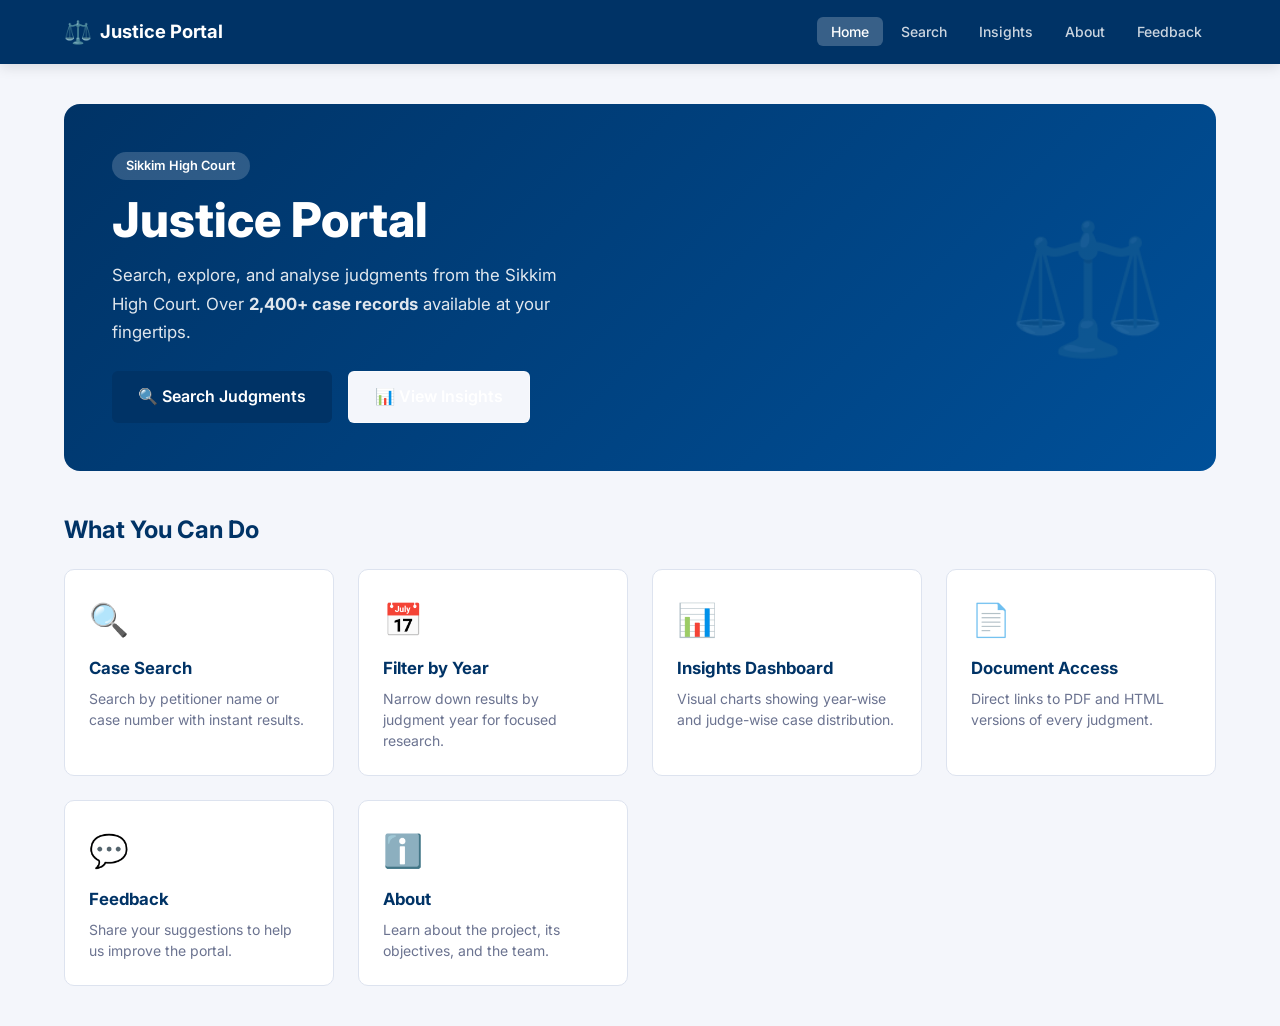
<file: frontend/index.html>
<!DOCTYPE html>
<html lang="en">
<head>
  <meta charset="UTF-8" />
  <meta name="viewport" content="width=device-width, initial-scale=1.0" />
  <title>Justice Portal — Sikkim High Court</title>
  <!-- Google Fonts -->
  <link rel="preconnect" href="https://fonts.googleapis.com" />
  <link href="https://fonts.googleapis.com/css2?family=Inter:wght@400;500;600;700;800&display=swap" rel="stylesheet" />
  <!-- Our global CSS -->
  <link rel="stylesheet" href="css/style.css" />
</head>
<body>

  <!-- ══════════════ NAVBAR ══════════════ -->
  <nav class="navbar">
    <div class="navbar-inner">
      <a href="index.html" class="navbar-brand">
        <span class="brand-icon">⚖️</span>
        <span>Justice Portal</span>
      </a>

      <!-- Desktop nav links -->
      <ul class="navbar-links">
        <li><a href="index.html"    class="nav-link">Home</a></li>
        <li><a href="search.html"   class="nav-link">Search</a></li>
        <li><a href="insights.html" class="nav-link">Insights</a></li>
        <li><a href="about.html"    class="nav-link">About</a></li>
        <li><a href="feedback.html" class="nav-link">Feedback</a></li>
      </ul>

      <!-- Hamburger (mobile only) -->
      <button id="hamburger" class="hamburger-btn" aria-label="Open menu">☰</button>
    </div>

    <!-- Mobile dropdown -->
    <ul id="mobileMenu" class="mobile-menu">
      <li><a href="index.html">Home</a></li>
      <li><a href="search.html">Search</a></li>
      <li><a href="insights.html">Insights</a></li>
      <li><a href="about.html">About</a></li>
      <li><a href="feedback.html">Feedback</a></li>
    </ul>
  </nav>

  <!-- ══════════════ MAIN CONTENT ══════════════ -->
  <main class="main-content">

    <!-- Hero Section -->
    <section class="hero">
      <div>
        <span class="hero-badge">Sikkim High Court</span>
        <h1 class="hero-title">Justice Portal</h1>
        <p class="hero-subtitle">
          Search, explore, and analyse judgments from the Sikkim High Court.
          Over <strong>2,400+ case records</strong> available at your fingertips.
        </p>
        <div class="hero-actions">
          <a href="search.html"   class="btn btn-primary btn-lg">🔍 Search Judgments</a>
          <a href="insights.html" class="btn btn-secondary btn-lg" style="color:#fff; border-color:rgba(255,255,255,0.4);">📊 View Insights</a>
        </div>
      </div>
      <div class="hero-visual">⚖️</div>
    </section>

    <!-- Features Grid -->
    <h2 class="section-heading">What You Can Do</h2>
    <div class="features-grid">

      <a href="search.html" class="feature-card">
        <div class="feature-icon">🔍</div>
        <h3 class="feature-title">Case Search</h3>
        <p class="feature-desc">Search by petitioner name or case number with instant results.</p>
      </a>

      <a href="search.html" class="feature-card">
        <div class="feature-icon">📅</div>
        <h3 class="feature-title">Filter by Year</h3>
        <p class="feature-desc">Narrow down results by judgment year for focused research.</p>
      </a>

      <a href="insights.html" class="feature-card">
        <div class="feature-icon">📊</div>
        <h3 class="feature-title">Insights Dashboard</h3>
        <p class="feature-desc">Visual charts showing year-wise and judge-wise case distribution.</p>
      </a>

      <a href="search.html" class="feature-card">
        <div class="feature-icon">📄</div>
        <h3 class="feature-title">Document Access</h3>
        <p class="feature-desc">Direct links to PDF and HTML versions of every judgment.</p>
      </a>

      <a href="feedback.html" class="feature-card">
        <div class="feature-icon">💬</div>
        <h3 class="feature-title">Feedback</h3>
        <p class="feature-desc">Share your suggestions to help us improve the portal.</p>
      </a>

      <a href="about.html" class="feature-card">
        <div class="feature-icon">ℹ️</div>
        <h3 class="feature-title">About</h3>
        <p class="feature-desc">Learn about the project, its objectives, and the team.</p>
      </a>

    </div>
  </main>

  <!-- Toast notification element -->
  <div id="toast"></div>

  <!-- Shared JS -->
  <script src="js/navbar.js"></script>
  <script src="js/toast.js"></script>

</body>
</html>
</file>
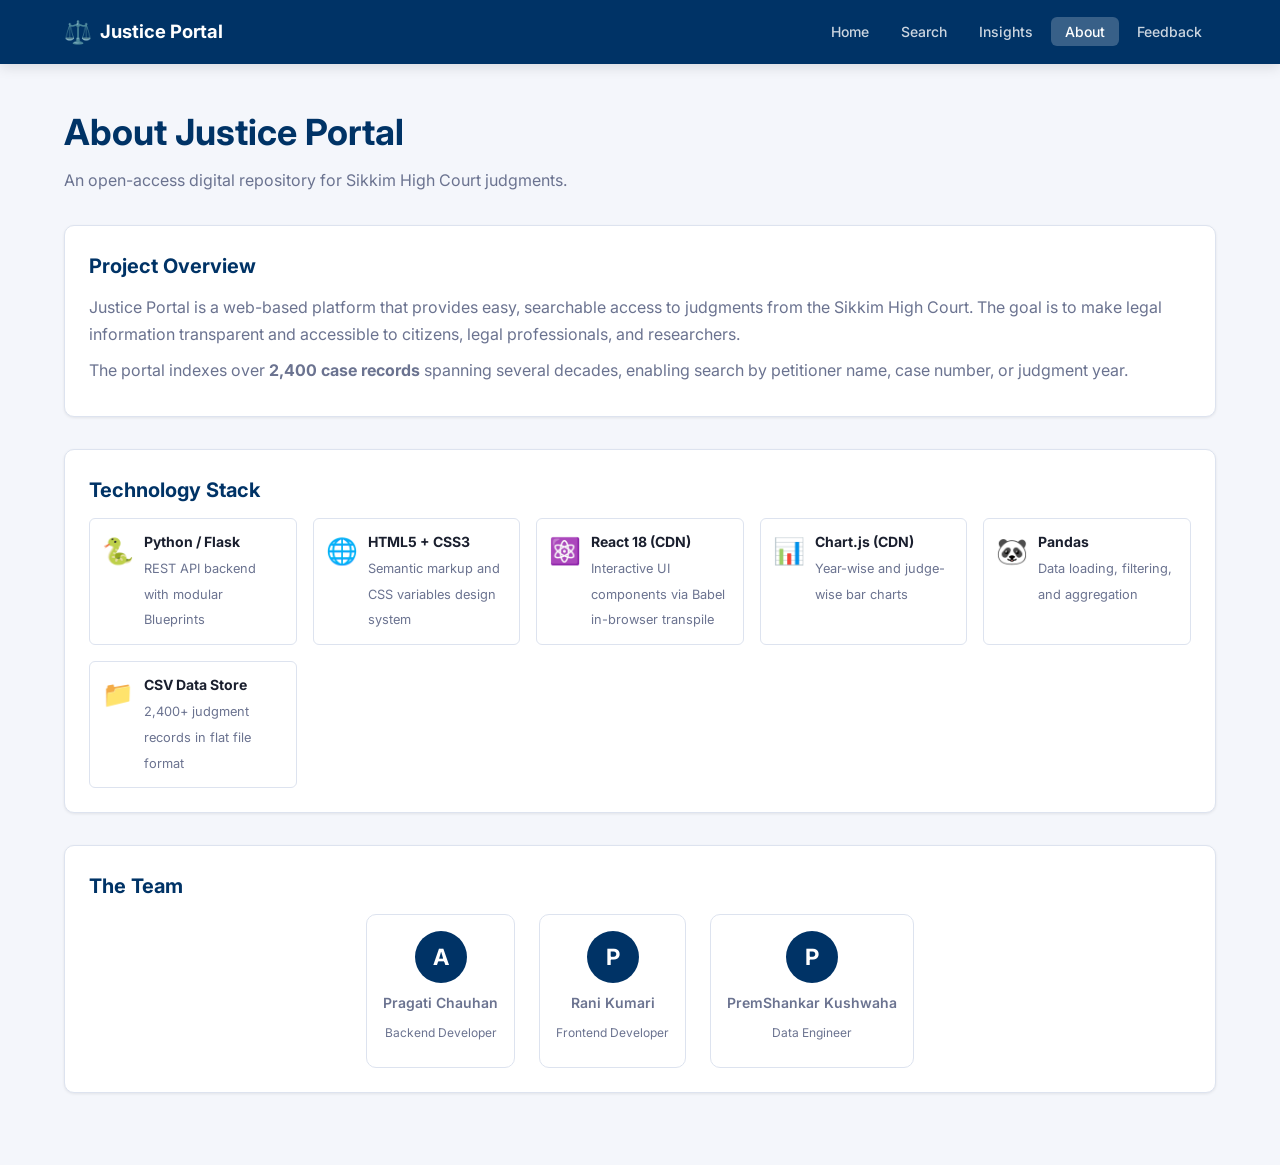
<file: frontend/about.html>
<!DOCTYPE html>
<html lang="en">
<head>
  <meta charset="UTF-8" />
  <meta name="viewport" content="width=device-width, initial-scale=1.0" />
  <title>About — Justice Portal</title>
  <link rel="preconnect" href="https://fonts.googleapis.com" />
  <link href="https://fonts.googleapis.com/css2?family=Inter:wght@400;500;600;700;800&display=swap" rel="stylesheet" />
  <link rel="stylesheet" href="css/style.css" />
</head>
<body>

  <!-- ══════════════ NAVBAR ══════════════ -->
  <nav class="navbar">
    <div class="navbar-inner">
      <a href="index.html" class="navbar-brand">
        <span class="brand-icon">⚖️</span>
        <span>Justice Portal</span>
      </a>
      <ul class="navbar-links">
        <li><a href="index.html"    class="nav-link">Home</a></li>
        <li><a href="search.html"   class="nav-link">Search</a></li>
        <li><a href="insights.html" class="nav-link">Insights</a></li>
        <li><a href="about.html"    class="nav-link">About</a></li>
        <li><a href="feedback.html" class="nav-link">Feedback</a></li>
      </ul>
      <button id="hamburger" class="hamburger-btn">☰</button>
    </div>
    <ul id="mobileMenu" class="mobile-menu">
      <li><a href="index.html">Home</a></li>
      <li><a href="search.html">Search</a></li>
      <li><a href="insights.html">Insights</a></li>
      <li><a href="about.html">About</a></li>
      <li><a href="feedback.html">Feedback</a></li>
    </ul>
  </nav>

  <!-- ══════════════ MAIN CONTENT ══════════════ -->
  <main class="main-content">

    <h1 class="page-title">About Justice Portal</h1>
    <p class="page-subtitle">An open-access digital repository for Sikkim High Court judgments.</p>

    <!-- Project Overview -->
    <div class="card about-section">
      <h2>Project Overview</h2>
      <p>
        Justice Portal is a web-based platform that provides easy, searchable access to
        judgments from the Sikkim High Court. The goal is to make legal information
        transparent and accessible to citizens, legal professionals, and researchers.
      </p>
      <p>
        The portal indexes over <strong>2,400 case records</strong> spanning several
        decades, enabling search by petitioner name, case number, or judgment year.
      </p>
    </div>

    <!-- Tech Stack -->
    <div class="card about-section">
      <h2>Technology Stack</h2>
      <div class="tech-grid">

        <div class="tech-item">
          <div class="tech-item-icon">🐍</div>
          <div>
            <strong>Python / Flask</strong>
            <span>REST API backend with modular Blueprints</span>
          </div>
        </div>

        <div class="tech-item">
          <div class="tech-item-icon">🌐</div>
          <div>
            <strong>HTML5 + CSS3</strong>
            <span>Semantic markup and CSS variables design system</span>
          </div>
        </div>

        <div class="tech-item">
          <div class="tech-item-icon">⚛️</div>
          <div>
            <strong>React 18 (CDN)</strong>
            <span>Interactive UI components via Babel in-browser transpile</span>
          </div>
        </div>

        <div class="tech-item">
          <div class="tech-item-icon">📊</div>
          <div>
            <strong>Chart.js (CDN)</strong>
            <span>Year-wise and judge-wise bar charts</span>
          </div>
        </div>

        <div class="tech-item">
          <div class="tech-item-icon">🐼</div>
          <div>
            <strong>Pandas</strong>
            <span>Data loading, filtering, and aggregation</span>
          </div>
        </div>

        <div class="tech-item">
          <div class="tech-item-icon">📁</div>
          <div>
            <strong>CSV Data Store</strong>
            <span>2,400+ judgment records in flat file format</span>
          </div>
        </div>

      </div>
    </div>

    <!-- Team -->
    <div class="card about-section">
      <h2>The Team</h2>
      <div class="team-grid">

        <div class="team-card">
          <div class="team-avatar">A</div>
          <p class="team-name">Pragati Chauhan</p>
          <p class="team-role">Backend Developer</p>
        </div>

        <div class="team-card">
          <div class="team-avatar">P</div>
          <p class="team-name">Rani Kumari</p>
          <p class="team-role">Frontend Developer</p>
        </div>

        <div class="team-card">
          <div class="team-avatar">P</div>
          <p class="team-name">PremShankar Kushwaha</p>
          <p class="team-role">Data Engineer</p>
        </div>


      </div>
    </div>

  </main>

  <div id="toast"></div>

  <!-- Shared JS (navbar only — no React needed on this page) -->
  <script src="js/navbar.js"></script>
  <script src="js/toast.js"></script>

</body>
</html>
</file>
<file: frontend/css/style.css>
/* ============================================================
   style.css — CSS Variables, Reset, Base Styles
   Justice Portal | Sikkim High Court
   ============================================================ */

:root {
  --primary:        #003366;
  --primary-light:  #004a99;
  --accent:         #e8a020;
  --bg:             #f4f6fb;
  --surface:        #ffffff;
  --border:         #dde3ef;
  --text:           #1a1f2e;
  --text-muted:     #6b7390;
  --success-bg:     #e6f9f0;
  --success-text:   #0f6b3b;
  --success-border: #a3e4c1;
  --error-bg:       #fdecea;
  --error-text:     #7a1c1c;
  --error-border:   #f5a9a9;
  --info-bg:        #e8f1fb;
  --info-text:      #1b4f7a;
  --info-border:    #a3c4e8;

  --font:        'Inter', sans-serif;
  --radius-sm:   6px;
  --radius-md:   10px;
  --radius-lg:   16px;
  --shadow-sm:   0 1px 3px rgba(0,0,0,0.08);
  --shadow-md:   0 4px 12px rgba(0,0,0,0.10);
  --shadow-lg:   0 8px 24px rgba(0,0,0,0.12);
  --transition:  0.2s ease;
}

/* ── Reset ───────────────────────────────────────────────── */
*, *::before, *::after { box-sizing: border-box; margin: 0; padding: 0; }
html { scroll-behavior: smooth; }
body {
  font-family: var(--font);
  background: var(--bg);
  color: var(--text);
  font-size: 1rem;
  line-height: 1.6;
  -webkit-font-smoothing: antialiased;
}

/* ── Navbar ──────────────────────────────────────────────── */
.navbar {
  background: var(--primary);
  position: sticky; top: 0; z-index: 100;
  box-shadow: var(--shadow-md);
}
.navbar-inner {
  max-width: 1200px; margin: 0 auto;
  padding: 0 24px; height: 64px;
  display: flex; align-items: center; justify-content: space-between;
}
.navbar-brand {
  display: flex; align-items: center; gap: 8px;
  text-decoration: none; color: #fff;
  font-size: 1.15rem; font-weight: 700;
}
.brand-icon { font-size: 1.4rem; }
.navbar-links { list-style: none; display: flex; gap: 4px; }
.nav-link {
  color: rgba(255,255,255,0.80); text-decoration: none;
  padding: 6px 14px; border-radius: var(--radius-sm);
  font-size: 0.875rem; font-weight: 500;
  transition: background var(--transition), color var(--transition);
}
.nav-link:hover   { background: rgba(255,255,255,0.12); color: #fff; }
.nav-link.active  { background: rgba(255,255,255,0.22); color: #fff; }
.hamburger-btn {
  display: none; background: none; border: none;
  color: #fff; font-size: 1.5rem; cursor: pointer; padding: 4px 8px;
}
.mobile-menu {
  display: none; list-style: none;
  background: var(--primary); padding: 8px 16px;
  border-top: 1px solid rgba(255,255,255,0.15);
}
.mobile-menu.open { display: block; }
.mobile-menu a {
  display: block; color: rgba(255,255,255,0.85); text-decoration: none;
  padding: 10px 14px; border-radius: var(--radius-sm); font-size: 1rem; font-weight: 500;
}
.mobile-menu a:hover { background: rgba(255,255,255,0.10); color: #fff; }

/* ── Layout ──────────────────────────────────────────────── */
.main-content {
  max-width: 1200px; margin: 0 auto;
  padding: 40px 24px; min-height: calc(100vh - 64px);
}
.page-title    { font-size: 2.25rem; font-weight: 700; color: var(--primary); margin-bottom: 6px; }
.page-subtitle { color: var(--text-muted); margin-bottom: 32px; }

/* ── Card ────────────────────────────────────────────────── */
.card {
  background: var(--surface); border-radius: var(--radius-md);
  box-shadow: var(--shadow-sm); border: 1px solid var(--border); padding: 24px;
}

/* ── Buttons ─────────────────────────────────────────────── */
.btn {
  display: inline-flex; align-items: center; gap: 8px;
  padding: 10px 20px; border-radius: var(--radius-sm);
  border: none; cursor: pointer; font-size: 0.875rem; font-weight: 600;
  font-family: var(--font); text-decoration: none;
  transition: background var(--transition), transform var(--transition);
}
.btn:active     { transform: scale(0.97); }
.btn-primary    { background: var(--primary); color: #fff; }
.btn-primary:hover   { background: var(--primary-light); }
.btn-secondary  { background: var(--bg); color: var(--primary); border: 1px solid var(--border); }
.btn-secondary:hover { background: var(--border); }
.btn-lg         { padding: 12px 26px; font-size: 1rem; }

/* ── Form Controls ───────────────────────────────────────── */
.form-group    { display: flex; flex-direction: column; gap: 4px; margin-bottom: 16px; }
.form-label    { font-size: 0.875rem; font-weight: 600; }
.form-input, .form-select, .form-textarea {
  padding: 10px 14px; border: 1px solid var(--border);
  border-radius: var(--radius-sm); font-size: 1rem;
  font-family: var(--font); outline: none; width: 100%;
  background: var(--surface); color: var(--text);
  transition: border-color var(--transition), box-shadow var(--transition);
}
.form-input:focus, .form-select:focus, .form-textarea:focus {
  border-color: var(--primary);
  box-shadow: 0 0 0 3px rgba(0,51,102,0.12);
}
.form-textarea { resize: vertical; min-height: 110px; }

/* ── Badge ───────────────────────────────────────────────── */
.badge { display: inline-block; padding: 2px 10px; border-radius: 20px; font-size: 0.75rem; font-weight: 600; }
.badge-primary { background: #e0eaf9; color: var(--primary); }

/* ── Spinner ─────────────────────────────────────────────── */
.spinner-wrap { display: flex; justify-content: center; padding: 40px 0; }
.spinner {
  width: 36px; height: 36px;
  border: 4px solid var(--border); border-top-color: var(--primary);
  border-radius: 50%; animation: spin 0.8s linear infinite;
}
@keyframes spin { to { transform: rotate(360deg); } }

/* ── Toast ───────────────────────────────────────────────── */
#toast {
  position: fixed; bottom: 28px; right: 28px;
  align-items: center; gap: 10px; display: none;
  padding: 14px 20px; border-radius: var(--radius-md);
  box-shadow: var(--shadow-lg); font-size: 0.875rem; font-weight: 500;
  z-index: 9999; max-width: 360px;
}
#toast.show { display: flex; animation: slideUp 0.3s ease; }
.toast-success { background: var(--success-bg); color: var(--success-text); border: 1px solid var(--success-border); }
.toast-error   { background: var(--error-bg);   color: var(--error-text);   border: 1px solid var(--error-border); }
.toast-info    { background: var(--info-bg);    color: var(--info-text);    border: 1px solid var(--info-border); }
@keyframes slideUp {
  from { opacity: 0; transform: translateY(20px); }
  to   { opacity: 1; transform: translateY(0); }
}

/* ── Table ───────────────────────────────────────────────── */
.table-wrapper  { overflow-x: auto; border-radius: var(--radius-md); border: 1px solid var(--border); }
.judgment-table { width: 100%; border-collapse: collapse; font-size: 0.875rem; background: var(--surface); }
.judgment-table thead th {
  background: var(--primary); color: #fff;
  padding: 12px 14px; text-align: left; font-weight: 600; white-space: nowrap;
}
.judgment-table tbody td { padding: 12px 14px; border-bottom: 1px solid var(--border); vertical-align: middle; }
.judgment-table tbody tr:last-child td { border-bottom: none; }
.judgment-table tbody tr:hover { background: #f0f5ff; }
.doc-links  { display: flex; gap: 6px; flex-wrap: wrap; }
.doc-btn    { display: inline-block; padding: 4px 10px; border-radius: 20px; font-size: 0.75rem; font-weight: 600; text-decoration: none; transition: opacity var(--transition); }
.doc-btn:hover   { opacity: 0.8; }
.doc-btn-pdf     { background: #ffe8e8; color: #a00; }
.doc-btn-html    { background: #e8f0ff; color: #003366; }

/* ── Pagination ──────────────────────────────────────────── */
.pagination { display: flex; justify-content: center; gap: 8px; margin-top: 32px; flex-wrap: wrap; }
.page-btn {
  padding: 8px 14px; border: 1px solid var(--border);
  border-radius: var(--radius-sm); background: var(--surface);
  color: var(--primary); font-size: 0.875rem; font-weight: 500;
  cursor: pointer; transition: background var(--transition); font-family: var(--font);
}
.page-btn:hover:not(:disabled) { background: var(--bg); }
.page-btn.active   { background: var(--primary); color: #fff; border-color: var(--primary); }
.page-btn:disabled { opacity: 0.4; cursor: not-allowed; }

/* ── Stat Cards ──────────────────────────────────────────── */
.stats-grid { display: grid; grid-template-columns: repeat(auto-fill, minmax(220px,1fr)); gap: 24px; margin-bottom: 32px; }
.stat-card  { display: flex; align-items: center; gap: 16px; background: var(--surface); border-radius: var(--radius-md); padding: 24px; box-shadow: var(--shadow-sm); border: 1px solid var(--border); }
.stat-icon  { font-size: 2rem; width: 52px; height: 52px; display: flex; align-items: center; justify-content: center; border-radius: var(--radius-sm); flex-shrink: 0; }
.stat-icon-primary { background: #e0eaf9; }
.stat-icon-accent  { background: #fdedc9; }
.stat-icon-success { background: #e0f4ec; }
.stat-value { font-size: 1.75rem; font-weight: 700; color: var(--primary); line-height: 1.1; }
.stat-label { font-size: 0.875rem; color: var(--text-muted); margin-top: 2px; }

/* ── Charts ──────────────────────────────────────────────── */
.chart-card  { margin-bottom: 32px; }
.chart-title { font-size: 1.1rem; font-weight: 700; color: var(--primary); margin-bottom: 16px; }

/* ── Error box ───────────────────────────────────────────── */
.error-box {
  background: var(--error-bg); border: 1px solid var(--error-border);
  border-radius: var(--radius-sm); padding: 14px 16px;
  margin-bottom: 16px; color: var(--error-text); font-size: 0.875rem; display: none;
}
.error-box.show { display: block; }
.error-box p { margin: 2px 0; }

/* ── Results meta ────────────────────────────────────────── */
.results-meta { margin-bottom: 12px; font-size: 0.875rem; color: var(--text-muted); }
.results-meta strong { color: var(--primary); }

/* ── Search grid ─────────────────────────────────────────── */
.search-row     { display: grid; grid-template-columns: 2fr 1fr 1fr; gap: 16px; margin-bottom: 16px; }
.search-actions { display: flex; gap: 12px; }

/* ── Empty state ─────────────────────────────────────────── */
.empty-state { text-align: center; padding: 48px; color: var(--text-muted); }
.empty-icon  { font-size: 3rem; margin-bottom: 16px; }

/* ── Hero ────────────────────────────────────────────────── */
.hero {
  background: linear-gradient(135deg, var(--primary) 0%, #005099 100%);
  border-radius: var(--radius-lg); padding: 48px;
  color: #fff; margin-bottom: 40px;
  display: flex; align-items: center; justify-content: space-between; gap: 32px;
}
.hero-badge {
  display: inline-block; background: rgba(255,255,255,0.18);
  padding: 4px 14px; border-radius: 20px;
  font-size: 0.8rem; font-weight: 600; margin-bottom: 14px;
}
.hero-title    { font-size: 3rem; font-weight: 800; line-height: 1.1; margin-bottom: 14px; }
.hero-subtitle { font-size: 1.05rem; opacity: 0.88; max-width: 480px; line-height: 1.7; margin-bottom: 24px; }
.hero-actions  { display: flex; gap: 16px; flex-wrap: wrap; }
.hero-visual   { font-size: 8rem; opacity: 0.18; flex-shrink: 0; }
.features-grid { display: grid; grid-template-columns: repeat(auto-fill, minmax(220px,1fr)); gap: 24px; }
.feature-card  {
  background: var(--surface); border: 1px solid var(--border);
  border-radius: var(--radius-md); padding: 24px;
  cursor: pointer; text-decoration: none; color: inherit; display: block;
  transition: box-shadow var(--transition), transform var(--transition);
}
.feature-card:hover { box-shadow: var(--shadow-md); transform: translateY(-3px); }
.feature-icon  { font-size: 2rem; margin-bottom: 10px; }
.feature-title { font-size: 1.05rem; font-weight: 700; color: var(--primary); margin-bottom: 6px; }
.feature-desc  { font-size: 0.875rem; color: var(--text-muted); line-height: 1.5; }
.section-heading { font-size: 1.5rem; font-weight: 700; color: var(--primary); margin-bottom: 20px; margin-top: 8px; }

/* ── About ───────────────────────────────────────────────── */
.about-section    { margin-bottom: 32px; }
.about-section h2 { font-size: 1.25rem; font-weight: 700; color: var(--primary); margin-bottom: 12px; }
.about-section p  { color: var(--text-muted); line-height: 1.7; margin-bottom: 8px; }
.tech-grid        { display: grid; grid-template-columns: repeat(auto-fill, minmax(200px,1fr)); gap: 16px; }
.tech-item        { display: flex; gap: 10px; align-items: flex-start; padding: 12px; border: 1px solid var(--border); border-radius: var(--radius-sm); }
.tech-item-icon   { font-size: 1.6rem; flex-shrink: 0; }
.tech-item strong { font-size: 0.875rem; display: block; margin-bottom: 2px; }
.tech-item span   { font-size: 0.8rem; color: var(--text-muted); }
.team-grid        { display: flex; justify-content: center; gap: 24px; }
.team-card        { text-align: center; padding: 16px; border: 1px solid var(--border); border-radius: var(--radius-md); }
.team-avatar      {
  width: 52px; height: 52px; border-radius: 50%;
  background: var(--primary); color: #fff;
  font-size: 1.4rem; font-weight: 700;
  display: flex; align-items: center; justify-content: center;
  margin: 0 auto 8px;
}
.team-name { font-size: 0.875rem; font-weight: 600; }
.team-role { font-size: 0.75rem; color: var(--text-muted); }

/* ── Feedback ────────────────────────────────────────────── */
.feedback-card      { max-width: 600px; }
.feedback-success   { text-align: center; padding: 48px 0; display: none; }
.feedback-success.show { display: block; }
.success-icon       { font-size: 3rem; margin-bottom: 16px; }
.feedback-success h2 { color: var(--primary); margin-bottom: 8px; }
.feedback-success p  { color: var(--text-muted); margin-bottom: 24px; }

/* ── Responsive ──────────────────────────────────────────── */
@media (max-width: 768px) {
  .main-content  { padding: 24px 16px; }
  .page-title    { font-size: 1.75rem; }
  .navbar-links  { display: none; }
  .hamburger-btn { display: block; }
  .search-row    { grid-template-columns: 1fr; }
  .hero          { padding: 28px 20px; flex-direction: column; }
  .hero-title    { font-size: 2rem; }
  .hero-visual   { display: none; }
}
</file>
